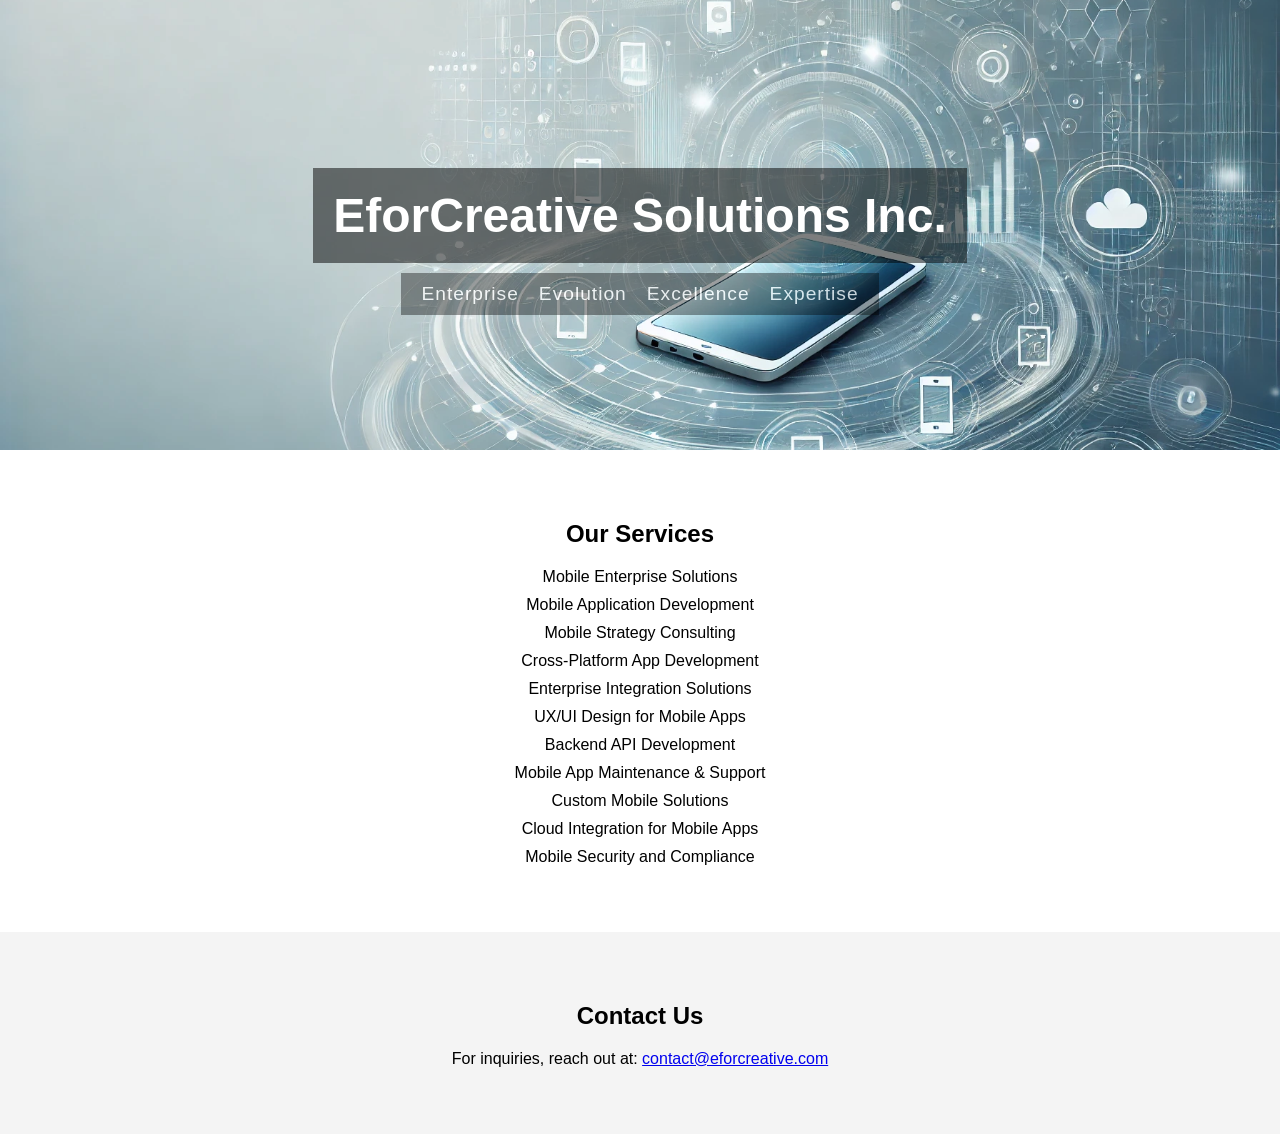
<file: index.html>
<!DOCTYPE html>
<html lang="en">
<head>
    <meta charset="UTF-8">
    <meta name="viewport" content="width=device-width, initial-scale=1.0">
    <title>EforCreative Solutions Inc.</title>
    <style>
        body, html {
            margin: 0;
            padding: 0;
            font-family: Arial, sans-serif;
            height: 100%;
            width: 100%;
        }
        .hero {
            background-image: url('hero.webp'); /* Replace with your background image */
            height: 50vh;
            background-size: cover;
            background-position: center;
            color: white;
            text-align: center;
            display: flex;
            justify-content: center;
            align-items: center;
            flex-direction: column;
        }
        .hero h1 {
            font-size: 3rem;
            background-color: rgba(0, 0, 0, 0.5); /* Adds a dark overlay for better readability */
            padding: 20px;
            margin-bottom: 10px;
        }
        .hero .values {
            display: flex;
            justify-content: center;
            gap: 20px; /* Adds space between the words */
            font-size: 1.2rem;
            background-color: rgba(0, 0, 0, 0.5); /* Optional: Adds a background to the values section */
            padding: 10px 20px;
            opacity: 0.75;
        }
        .values span {
            letter-spacing: 1px;
        }
        .services {
            padding: 50px;
            text-align: center;
        }
        .services h2 {
            margin-bottom: 20px;
        }
        .services ul {
            list-style-type: none;
            padding: 0;
        }
        .services li {
            margin: 10px 0;
        }
        .contact {
            padding: 50px;
            text-align: center;
            background-color: #f4f4f4;
        }
        .contact h2 {
            margin-bottom: 20px;
        }
    </style>
</head>
<body>

    <div class="hero">
        <h1>EforCreative Solutions Inc.</h1>
        <div class="values">
            <span>Enterprise</span>
            <span>Evolution</span>
            <span>Excellence</span>
            <span>Expertise</span>
        </div>
    </div>

    <div class="services">
        <h2>Our Services</h2>
        <ul>
            <li>Mobile Enterprise Solutions</li>
            <li>Mobile Application Development</li>
            <li>Mobile Strategy Consulting</li>
            <li>Cross-Platform App Development</li>
            <li>Enterprise Integration Solutions</li>
            <li>UX/UI Design for Mobile Apps</li>
            <li>Backend API Development</li>
            <li>Mobile App Maintenance & Support</li>
            <li>Custom Mobile Solutions</li>
            <li>Cloud Integration for Mobile Apps</li>
            <li>Mobile Security and Compliance</li>
        </ul>
    </div>

    <div class="contact">
        <h2>Contact Us</h2>
        <p>For inquiries, reach out at: <a href="mailto:eforcreative@gmail.com">contact@eforcreative.com</a></p>
    </div>

</body>
</html>
</file>
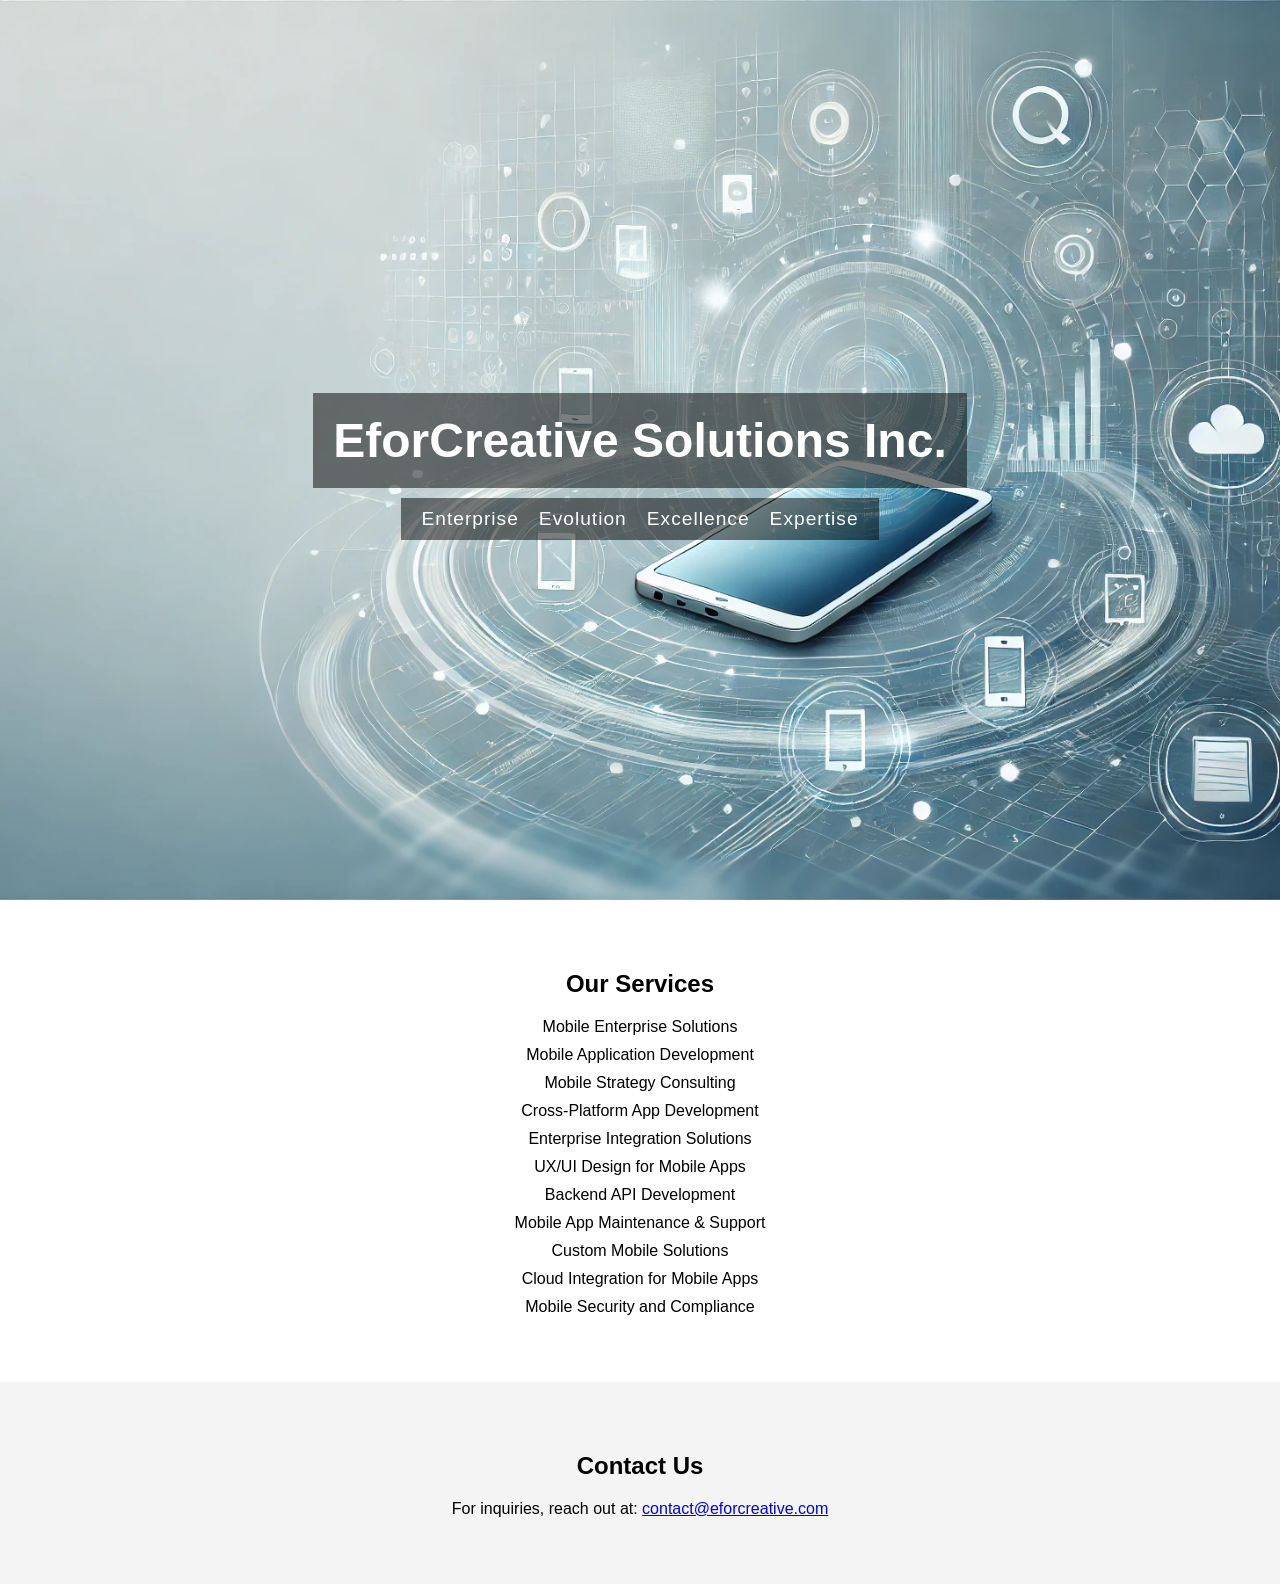
<file: index2.html>
<!DOCTYPE html>
<html lang="en">
<head>
    <meta charset="UTF-8">
    <meta name="viewport" content="width=device-width, initial-scale=1.0">
    <title>EforCreative Solutions Inc.</title>
    <style>
        body, html {
            margin: 0;
            padding: 0;
            font-family: Arial, sans-serif;
            height: 100%;
            width: 100%;
        }
        .hero {
            background-image: url('hero.webp'); /* Replace with your background image */
            height: 100vh;
            background-size: cover;
            background-position: center;
            color: white;
            text-align: center;
            display: flex;
            justify-content: center;
            align-items: center;
            flex-direction: column;
        }
        .hero h1 {
            font-size: 3rem;
            background-color: rgba(0, 0, 0, 0.5); /* Adds a dark overlay for better readability */
            padding: 20px;
            margin-bottom: 10px;
        }
        .hero .values {
            display: flex;
            justify-content: center;
            gap: 20px; /* Adds space between the words */
            font-size: 1.2rem;
            background-color: rgba(0, 0, 0, 0.5); /* Optional: Adds a background to the values section */
            padding: 10px 20px;
        }
        .values span {
            letter-spacing: 1px;
        }
        .services {
            padding: 50px;
            text-align: center;
        }
        .services h2 {
            margin-bottom: 20px;
        }
        .services ul {
            list-style-type: none;
            padding: 0;
        }
        .services li {
            margin: 10px 0;
        }
        .contact {
            padding: 50px;
            text-align: center;
            background-color: #f4f4f4;
        }
        .contact h2 {
            margin-bottom: 20px;
        }
    </style>
</head>
<body>

    <div class="hero">
        <h1>EforCreative Solutions Inc.</h1>
        <div class="values">
            <span>Enterprise</span>
            <span>Evolution</span>
            <span>Excellence</span>
            <span>Expertise</span>
        </div>
    </div>

    <div class="services">
        <h2>Our Services</h2>
        <ul>
            <li>Mobile Enterprise Solutions</li>
            <li>Mobile Application Development</li>
            <li>Mobile Strategy Consulting</li>
            <li>Cross-Platform App Development</li>
            <li>Enterprise Integration Solutions</li>
            <li>UX/UI Design for Mobile Apps</li>
            <li>Backend API Development</li>
            <li>Mobile App Maintenance & Support</li>
            <li>Custom Mobile Solutions</li>
            <li>Cloud Integration for Mobile Apps</li>
            <li>Mobile Security and Compliance</li>
        </ul>
    </div>

    <div class="contact">
        <h2>Contact Us</h2>
        <p>For inquiries, reach out at: <a href="mailto:contact@eforcreative.com">contact@eforcreative.com</a></p>
    </div>

</body>
</html>
</file>
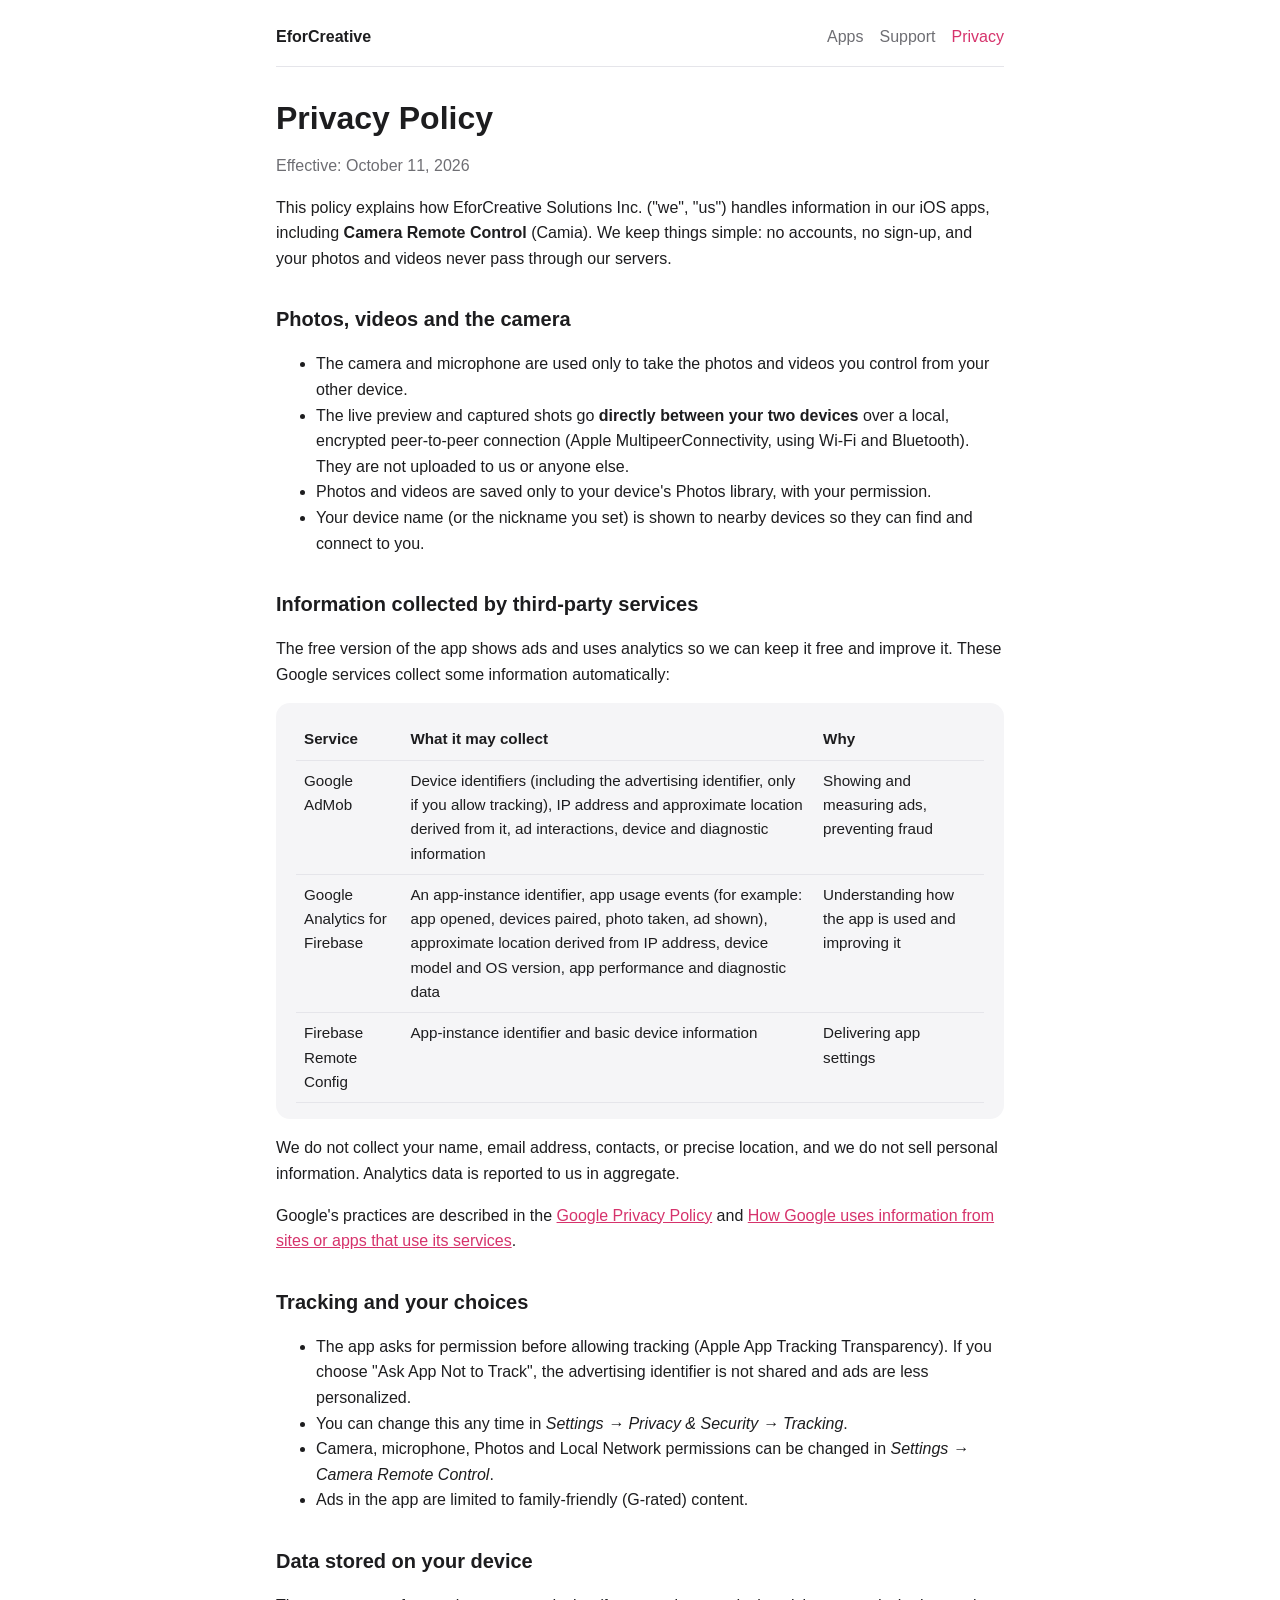
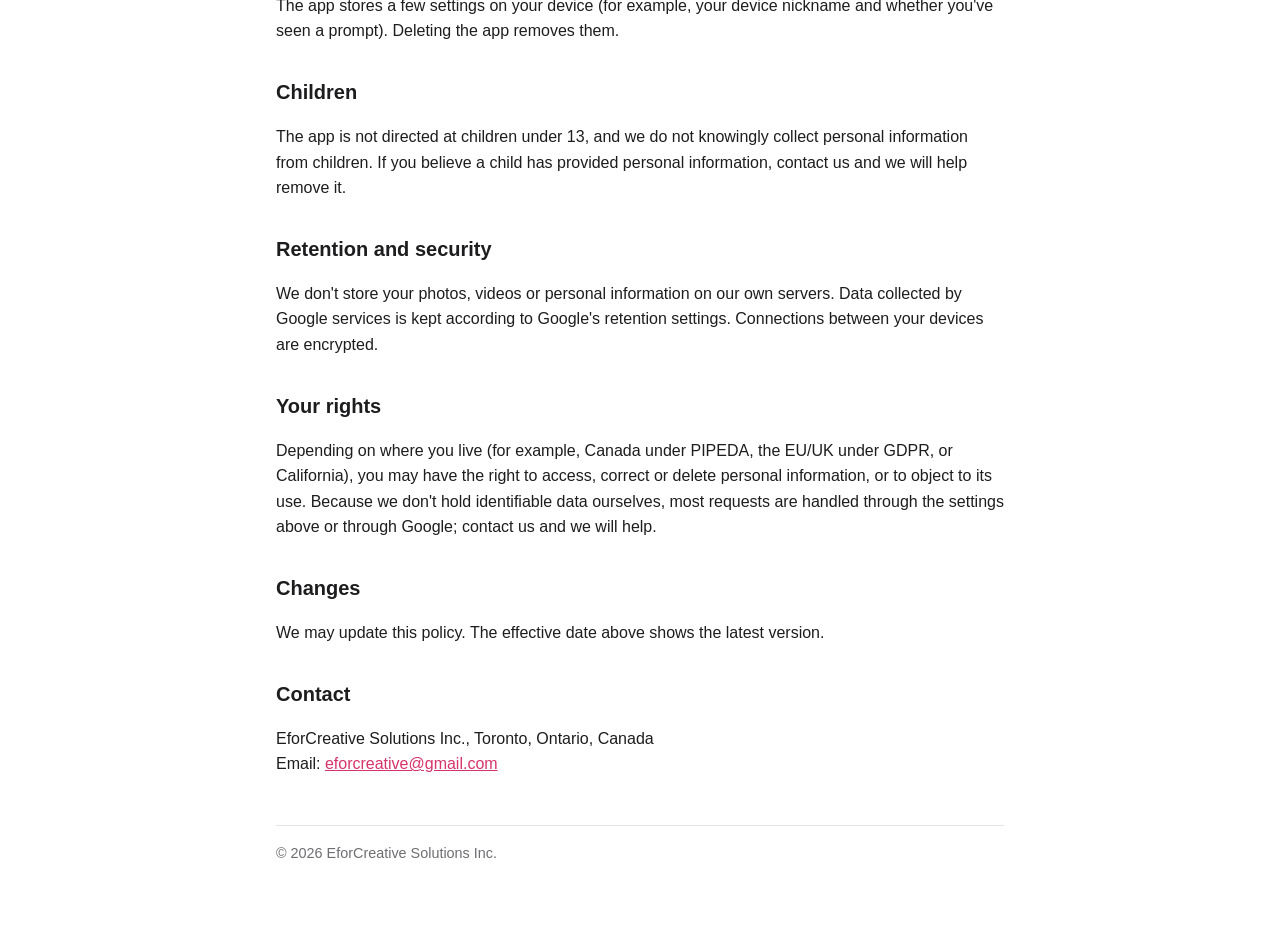
<file: privacy-policy.html>
<!doctype html>
<html lang="en">
<head>
<meta charset="utf-8">
<meta name="viewport" content="width=device-width, initial-scale=1">
<title>Privacy Policy – EforCreative</title>
<link rel="stylesheet" href="style.css">
</head>
<body>
<div class="wrap">
<header>
  <a class="brand" href="./">EforCreative</a>
  <nav><a href="./">Apps</a><a href="support.html">Support</a><a href="privacy-policy.html" aria-current="page">Privacy</a></nav>
</header>

<h1>Privacy Policy</h1>
<p class="muted">Effective: October 11, 2026</p>

<p>This policy explains how EforCreative Solutions Inc. ("we", "us") handles information in our iOS apps, including <strong>Camera Remote Control</strong> (Camia). We keep things simple: no accounts, no sign-up, and your photos and videos never pass through our servers.</p>

<h2>Photos, videos and the camera</h2>
<ul>
  <li>The camera and microphone are used only to take the photos and videos you control from your other device.</li>
  <li>The live preview and captured shots go <strong>directly between your two devices</strong> over a local, encrypted peer-to-peer connection (Apple MultipeerConnectivity, using Wi-Fi and Bluetooth). They are not uploaded to us or anyone else.</li>
  <li>Photos and videos are saved only to your device's Photos library, with your permission.</li>
  <li>Your device name (or the nickname you set) is shown to nearby devices so they can find and connect to you.</li>
</ul>

<h2>Information collected by third-party services</h2>
<p>The free version of the app shows ads and uses analytics so we can keep it free and improve it. These Google services collect some information automatically:</p>
<div class="card">
<table>
  <tr><th>Service</th><th>What it may collect</th><th>Why</th></tr>
  <tr><td>Google AdMob</td><td>Device identifiers (including the advertising identifier, only if you allow tracking), IP address and approximate location derived from it, ad interactions, device and diagnostic information</td><td>Showing and measuring ads, preventing fraud</td></tr>
  <tr><td>Google Analytics for Firebase</td><td>An app-instance identifier, app usage events (for example: app opened, devices paired, photo taken, ad shown), approximate location derived from IP address, device model and OS version, app performance and diagnostic data</td><td>Understanding how the app is used and improving it</td></tr>
  <tr><td>Firebase Remote Config</td><td>App-instance identifier and basic device information</td><td>Delivering app settings</td></tr>
</table>
</div>
<p>We do not collect your name, email address, contacts, or precise location, and we do not sell personal information. Analytics data is reported to us in aggregate.</p>
<p>Google's practices are described in the <a href="https://policies.google.com/privacy">Google Privacy Policy</a> and <a href="https://policies.google.com/technologies/partner-sites">How Google uses information from sites or apps that use its services</a>.</p>

<h2>Tracking and your choices</h2>
<ul>
  <li>The app asks for permission before allowing tracking (Apple App Tracking Transparency). If you choose "Ask App Not to Track", the advertising identifier is not shared and ads are less personalized.</li>
  <li>You can change this any time in <em>Settings → Privacy &amp; Security → Tracking</em>.</li>
  <li>Camera, microphone, Photos and Local Network permissions can be changed in <em>Settings → Camera Remote Control</em>.</li>
  <li>Ads in the app are limited to family-friendly (G-rated) content.</li>
</ul>

<h2>Data stored on your device</h2>
<p>The app stores a few settings on your device (for example, your device nickname and whether you've seen a prompt). Deleting the app removes them.</p>

<h2>Children</h2>
<p>The app is not directed at children under 13, and we do not knowingly collect personal information from children. If you believe a child has provided personal information, contact us and we will help remove it.</p>

<h2>Retention and security</h2>
<p>We don't store your photos, videos or personal information on our own servers. Data collected by Google services is kept according to Google's retention settings. Connections between your devices are encrypted.</p>

<h2>Your rights</h2>
<p>Depending on where you live (for example, Canada under PIPEDA, the EU/UK under GDPR, or California), you may have the right to access, correct or delete personal information, or to object to its use. Because we don't hold identifiable data ourselves, most requests are handled through the settings above or through Google; contact us and we will help.</p>

<h2>Changes</h2>
<p>We may update this policy. The effective date above shows the latest version.</p>

<h2>Contact</h2>
<p>EforCreative Solutions Inc., Toronto, Ontario, Canada<br>
Email: <a href="mailto:eforcreative@gmail.com">eforcreative@gmail.com</a></p>

<footer>© 2026 EforCreative Solutions Inc.</footer>
</div>
</body>
</html>
</file>
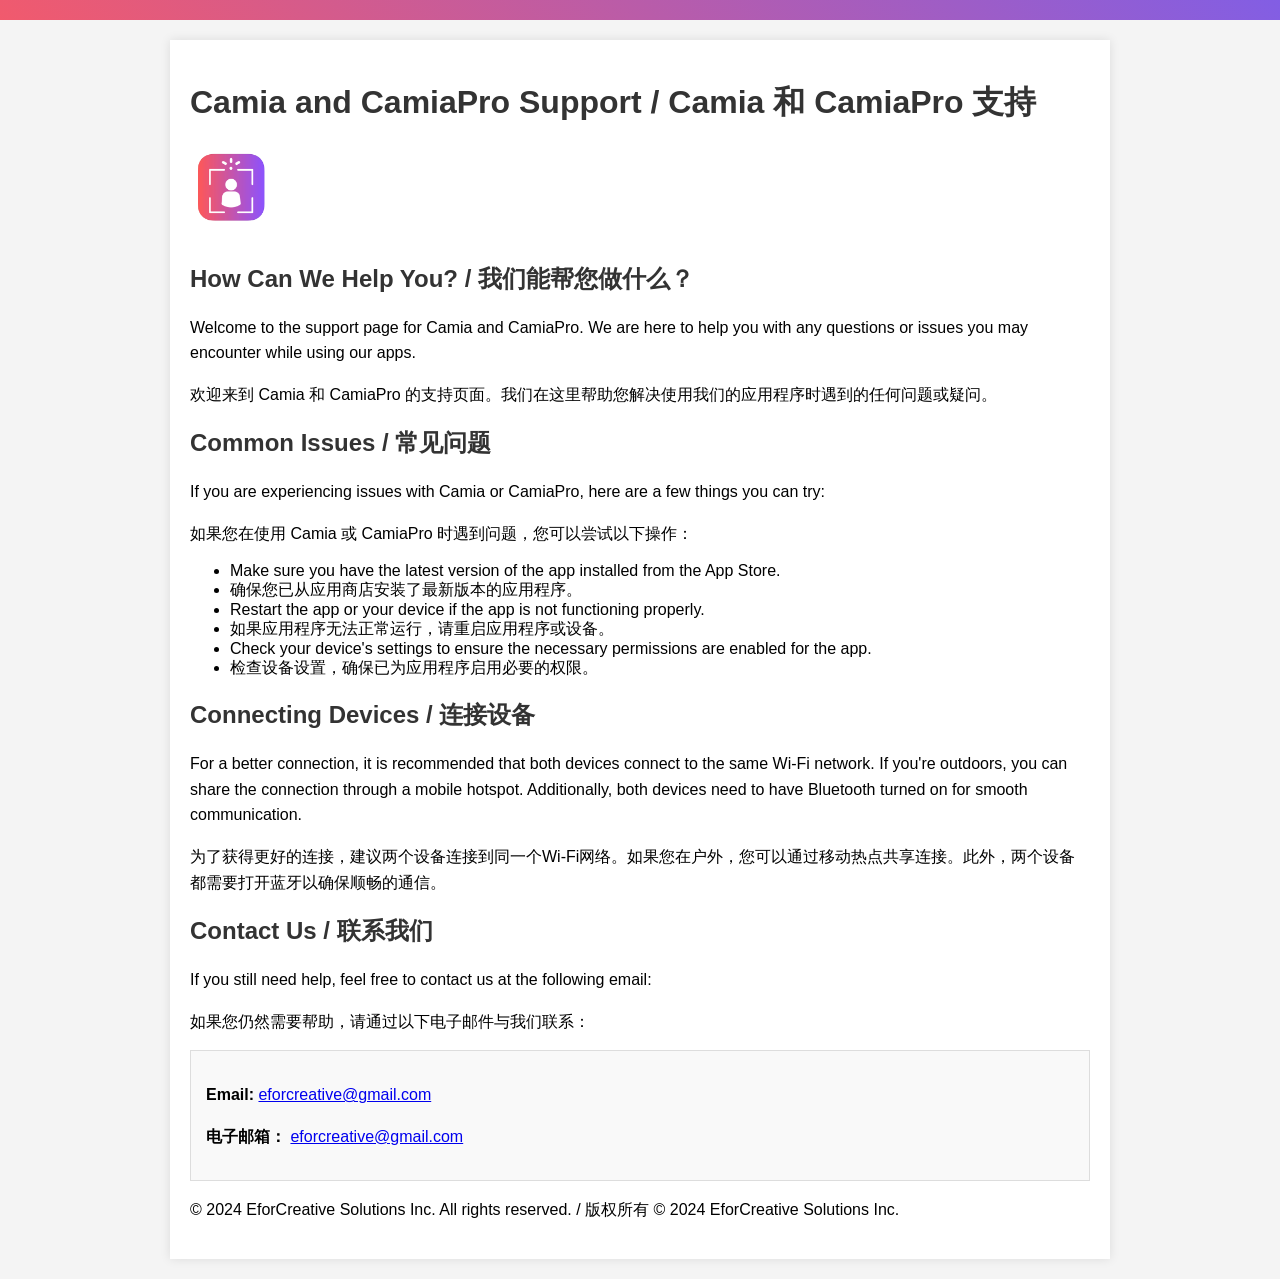
<file: support.html>
<!DOCTYPE html>
<html lang="en">
<head>
    <meta charset="UTF-8">
    <meta name="viewport" content="width=device-width, initial-scale=1.0">
    <title>Camia and CamiaPro Support</title>
    <style>
        body {
            font-family: Arial, sans-serif;
            background-color: #f4f4f4;
            margin: 0;
            padding: 0;
        }
        header {
            background: linear-gradient(45deg, #F15A6D, #825EE4);
            color: white;
            padding: 10px 0;
            text-align: center;
        }
        .container {
            max-width: 900px;
            margin: 20px auto;
            padding: 20px;
            background-color: white;
            box-shadow: 0 0 10px rgba(0,0,0,0.1);
        }
        h1, h2 {
            color: #333;
        }
        p {
            font-size: 16px;
            line-height: 1.6;
        }
        img {
            width: 80px;
            height: 80px;
            margin-bottom: 10px;
        }
        .contact-info {
            background-color: #f9f9f9;
            padding: 15px;
            border: 1px solid #ddd;
        }
        footer {
            text-align: center;
            padding: 10px 0;
            background-color: #333;
            color: white;
            position: absolute;
            bottom: 0;
            width: 100%;
        }
    </style>
</head>
<body>

<header>
   
   
</header>


<div class="container">
     <h1>Camia and CamiaPro Support / Camia 和 CamiaPro 支持</h1>
    <h2><img src="images/camiaIcon.png" alt="Camia App Icon"></h2>
    <h2>How Can We Help You? / 我们能帮您做什么？</h2>
    <p>Welcome to the support page for Camia and CamiaPro. We are here to help you with any questions or issues you may encounter while using our apps.</p>
    <p>欢迎来到 Camia 和 CamiaPro 的支持页面。我们在这里帮助您解决使用我们的应用程序时遇到的任何问题或疑问。</p>
    
    <h2>Common Issues / 常见问题</h2>
    <p>If you are experiencing issues with Camia or CamiaPro, here are a few things you can try:</p>
    <p>如果您在使用 Camia 或 CamiaPro 时遇到问题，您可以尝试以下操作：</p>
    <ul>
        <li>Make sure you have the latest version of the app installed from the App Store.</li>
        <li>确保您已从应用商店安装了最新版本的应用程序。</li>
        <li>Restart the app or your device if the app is not functioning properly.</li>
        <li>如果应用程序无法正常运行，请重启应用程序或设备。</li>
        <li>Check your device's settings to ensure the necessary permissions are enabled for the app.</li>
        <li>检查设备设置，确保已为应用程序启用必要的权限。</li>
    </ul>

    <h2>Connecting Devices / 连接设备</h2>
    <p>For a better connection, it is recommended that both devices connect to the same Wi-Fi network. If you're outdoors, you can share the connection through a mobile hotspot. Additionally, both devices need to have Bluetooth turned on for smooth communication.</p>
    <p>为了获得更好的连接，建议两个设备连接到同一个Wi-Fi网络。如果您在户外，您可以通过移动热点共享连接。此外，两个设备都需要打开蓝牙以确保顺畅的通信。</p>

    <h2>Contact Us / 联系我们</h2>
    <p>If you still need help, feel free to contact us at the following email:</p>
    <p>如果您仍然需要帮助，请通过以下电子邮件与我们联系：</p>
    <div class="contact-info">
        <p><strong>Email:</strong> <a href="mailto:eforcreative@gmail.com">eforcreative@gmail.com</a></p>
        <p><strong>电子邮箱：</strong> <a href="mailto:eforcreative@gmail.com">eforcreative@gmail.com</a></p>
    </div>
     <p>&copy; 2024 EforCreative Solutions Inc. All rights reserved. / 版权所有 © 2024 EforCreative Solutions Inc.</p>
</div>



</body>
</html>
</file>
<file: style.css>
:root{--bg:#fff;--fg:#1d1d1f;--muted:#6e6e73;--accent:#d6336c;--card:#f5f5f7;--line:#e5e5ea}
@media (prefers-color-scheme:dark){:root{--bg:#000;--fg:#f5f5f7;--muted:#a1a1a6;--accent:#ff6b9d;--card:#1c1c1e;--line:#2c2c2e}}
*{box-sizing:border-box}
body{margin:0;background:var(--bg);color:var(--fg);font:16px/1.6 -apple-system,BlinkMacSystemFont,"Segoe UI",Roboto,Helvetica,Arial,sans-serif}
.wrap{max-width:760px;margin:0 auto;padding:24px 16px 64px}
header{display:flex;justify-content:space-between;align-items:center;gap:12px;flex-wrap:wrap;padding-bottom:16px;border-bottom:1px solid var(--line)}
header a.brand{font-weight:700;color:var(--fg);text-decoration:none}
nav a{margin-left:16px;color:var(--muted);text-decoration:none}
nav a:hover,nav a[aria-current]{color:var(--accent)}
h1{font-size:2rem;line-height:1.2;margin:32px 0 8px}
h2{font-size:1.25rem;margin:32px 0 8px}
p,li{color:var(--fg)}
.muted{color:var(--muted)}
a{color:var(--accent)}
.card{background:var(--card);border-radius:14px;padding:16px 20px;margin:16px 0}
table{width:100%;border-collapse:collapse;font-size:.95rem}
th,td{text-align:left;vertical-align:top;padding:8px;border-bottom:1px solid var(--line)}
footer{margin-top:48px;padding-top:16px;border-top:1px solid var(--line);color:var(--muted);font-size:.9rem}
</file>
